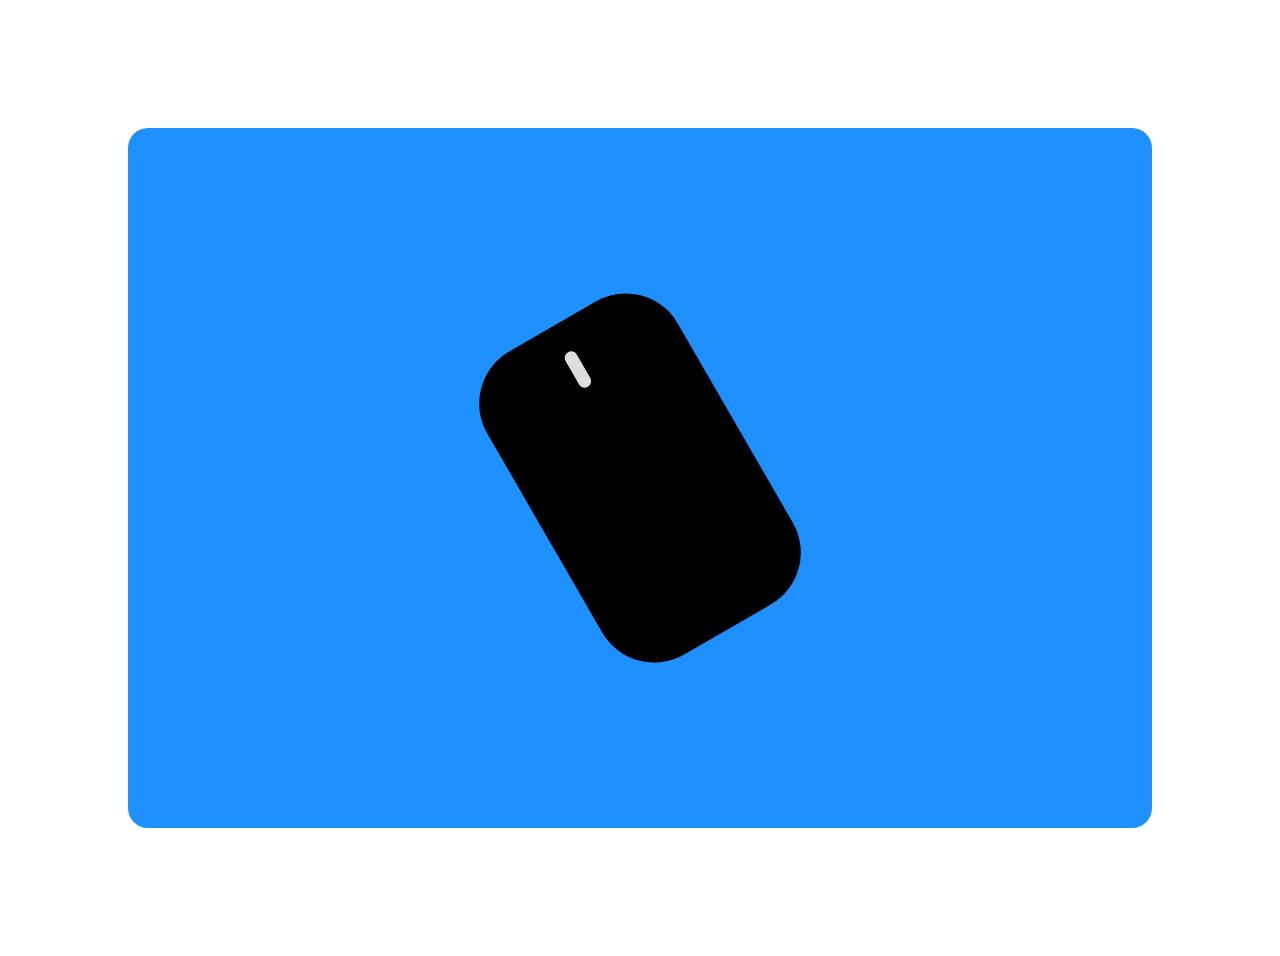
<file: battle.html>
<!DOCTYPE html>
<html lang="en">
<head>
    <meta charset="UTF-8">
    <meta http-equiv="X-UA-Compatible" content="IE=edge">
    <meta name="viewport" content="width=device-width, initial-scale=1.0">
    <link rel="stylesheet" href="./battle.css">
    <title>battle</title>
</head>
<body>   
    <div class="ekran">
        <div class="qora">
            <div class="kulrang"></div>
        </div>
    </div>
</body>
</html>
</file>
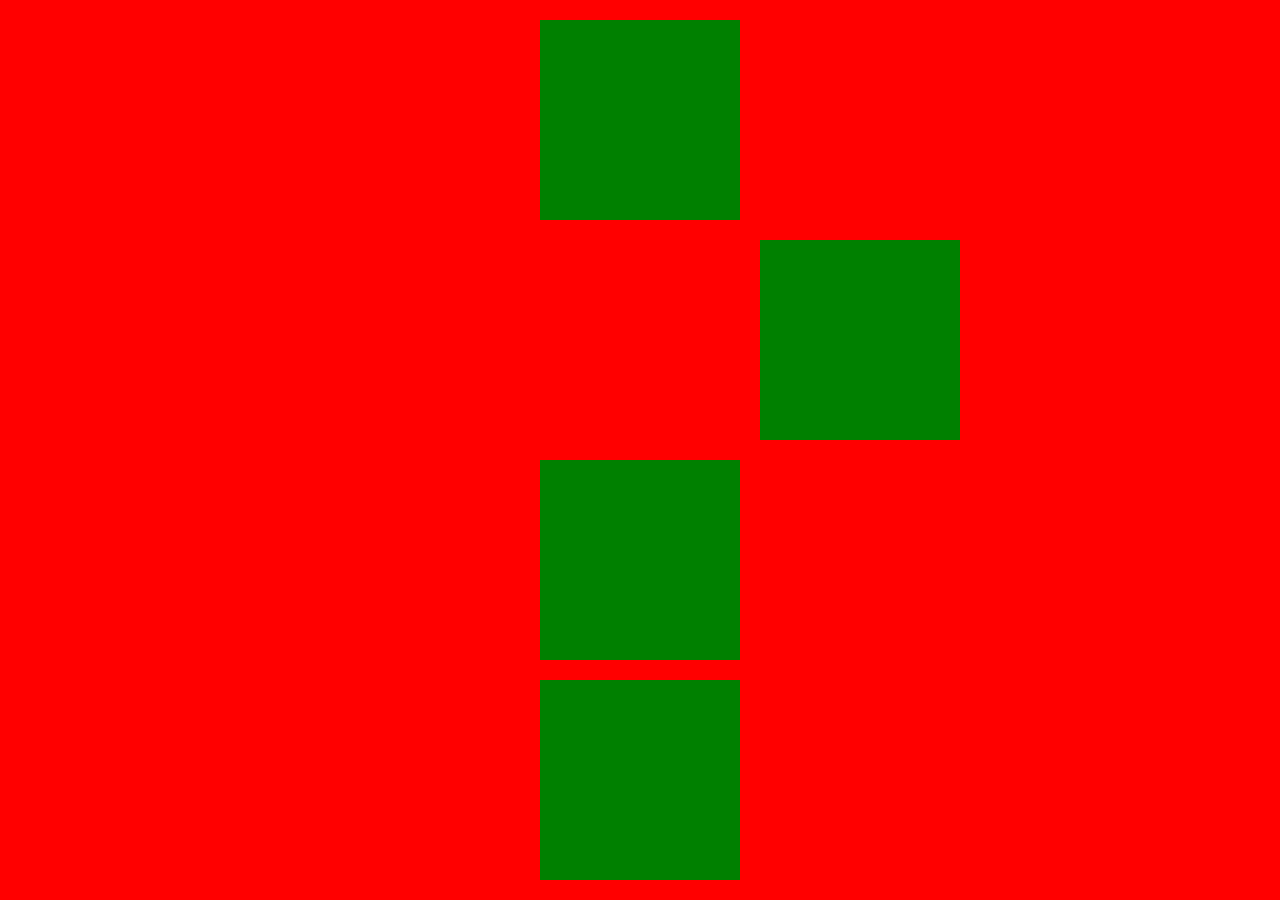
<file: battle2.html>
<!DOCTYPE html>
<html lang="en">
<head>
    <meta charset="UTF-8">
    <meta http-equiv="X-UA-Compatible" content="IE=edge">
    <meta name="viewport" content="width=device-width, initial-scale=1.0">
    <link rel="stylesheet" href="./battle2.css">
    <title>battle2</title>
</head>
<body>
    <div class="ekran">
           <span class="t"></span>
           <span class="to"></span>
           <span class="tor"></span>
           <span class="tort"></span>
    </div>
</body>
</html>
</file>
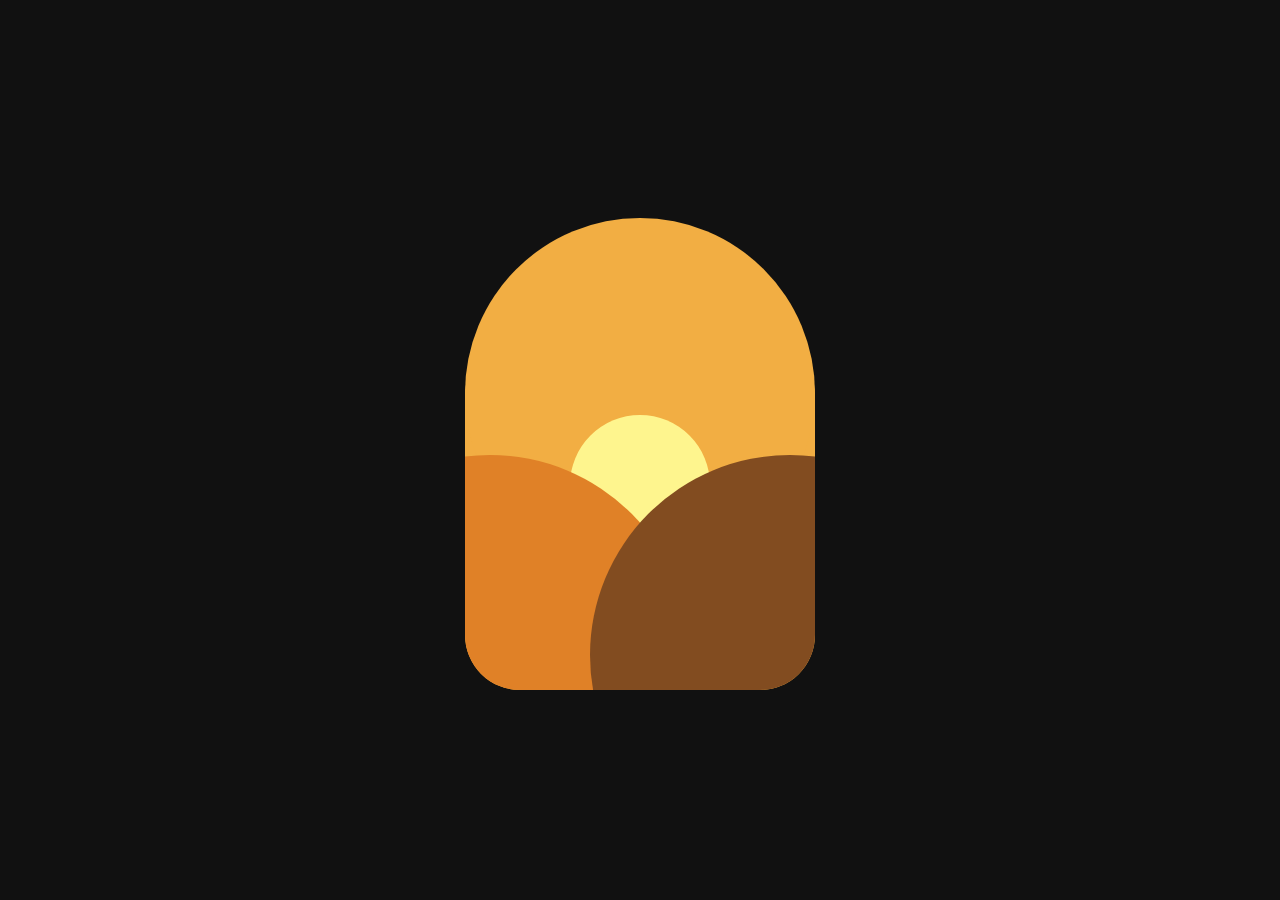
<file: homework.html>
<!DOCTYPE html>
<html lang="en">
<head>
    <meta charset="UTF-8">
    <meta http-equiv="X-UA-Compatible" content="IE=edge">
    <meta name="viewport" content="width=device-width, initial-scale=1.0">
    <link rel="stylesheet" href="./homework.css">
    <title>homework</title>
</head>
<body>
    <div class="ekran">
        <div class="oynak">
            <div class="teva"></div>
            <div class="alohida">
                <div class="yumaloq"></div>
                <div class="qumaloq"></div>
                <div class="sumaloq"></div>
            </div>
        </div>
    </div>
</body>
</html>
</file>
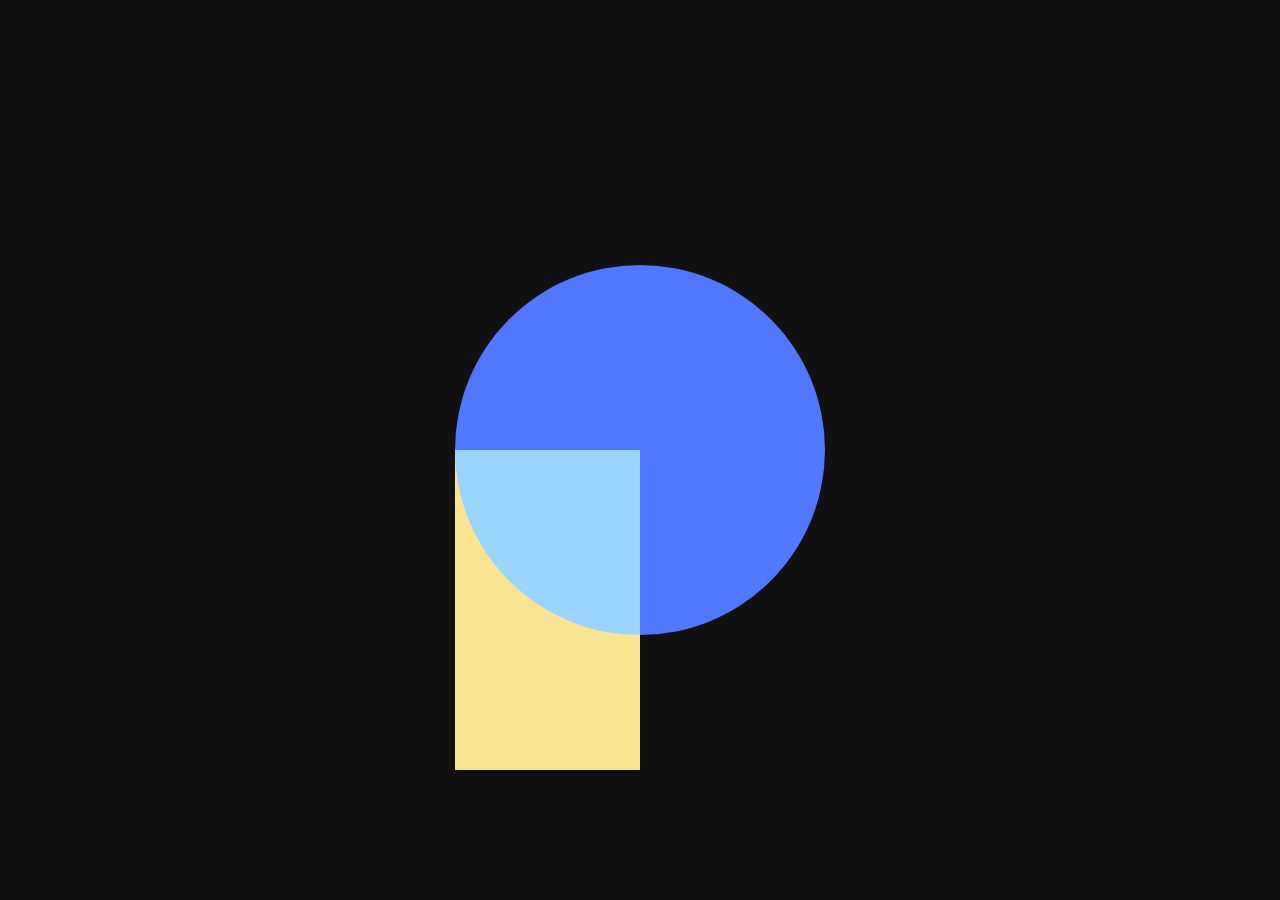
<file: homework2.html>
<!DOCTYPE html>
<html lang="en">
<head>
    <meta charset="UTF-8">
    <meta http-equiv="X-UA-Compatible" content="IE=edge">
    <meta name="viewport" content="width=device-width, initial-scale=1.0">
    <link rel="stylesheet" href="homework2.css">
    <title>homework2</title>
</head>
<body>
    <div class="ekran">
        <div class="yumaloq">
            <div class="tort">
                <div class="ichi"></div>
            </div>
        </div>
    </div>
</body>
</html>
</file>
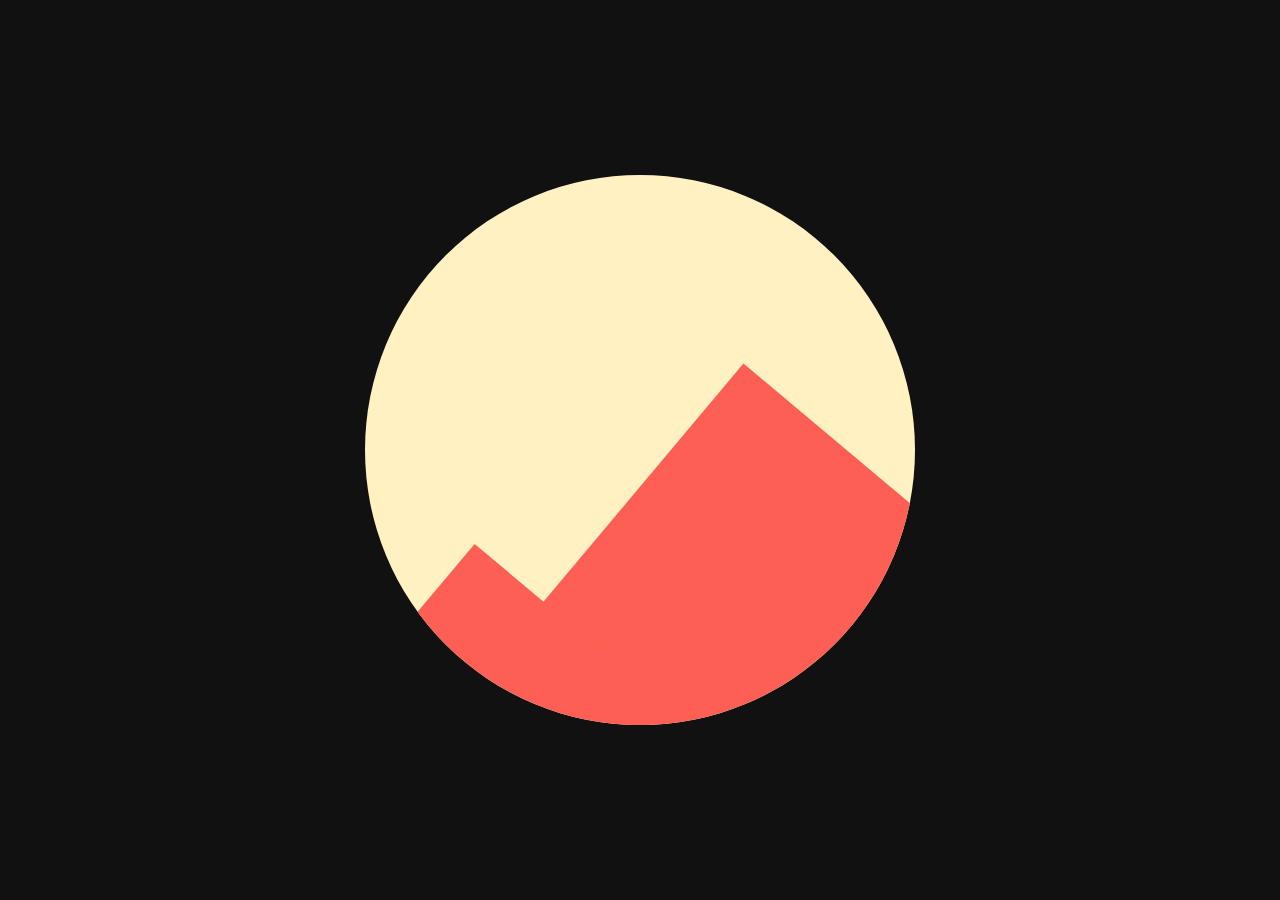
<file: homework3.html>
<!DOCTYPE html>
<html lang="en">
<head>
    <meta charset="UTF-8">
    <meta http-equiv="X-UA-Compatible" content="IE=edge">
    <meta name="viewport" content="width=device-width, initial-scale=1.0">
    <link rel="stylesheet" href="./homework3.css">
    <title>homework3</title>
</head>
<body>
    <div class="ekran">
        <div class="yumaloq">
            <div class="tort1"></div>
            <div class="tort2"></div>
        </div>
    </div>
</body>
</html>
</file>
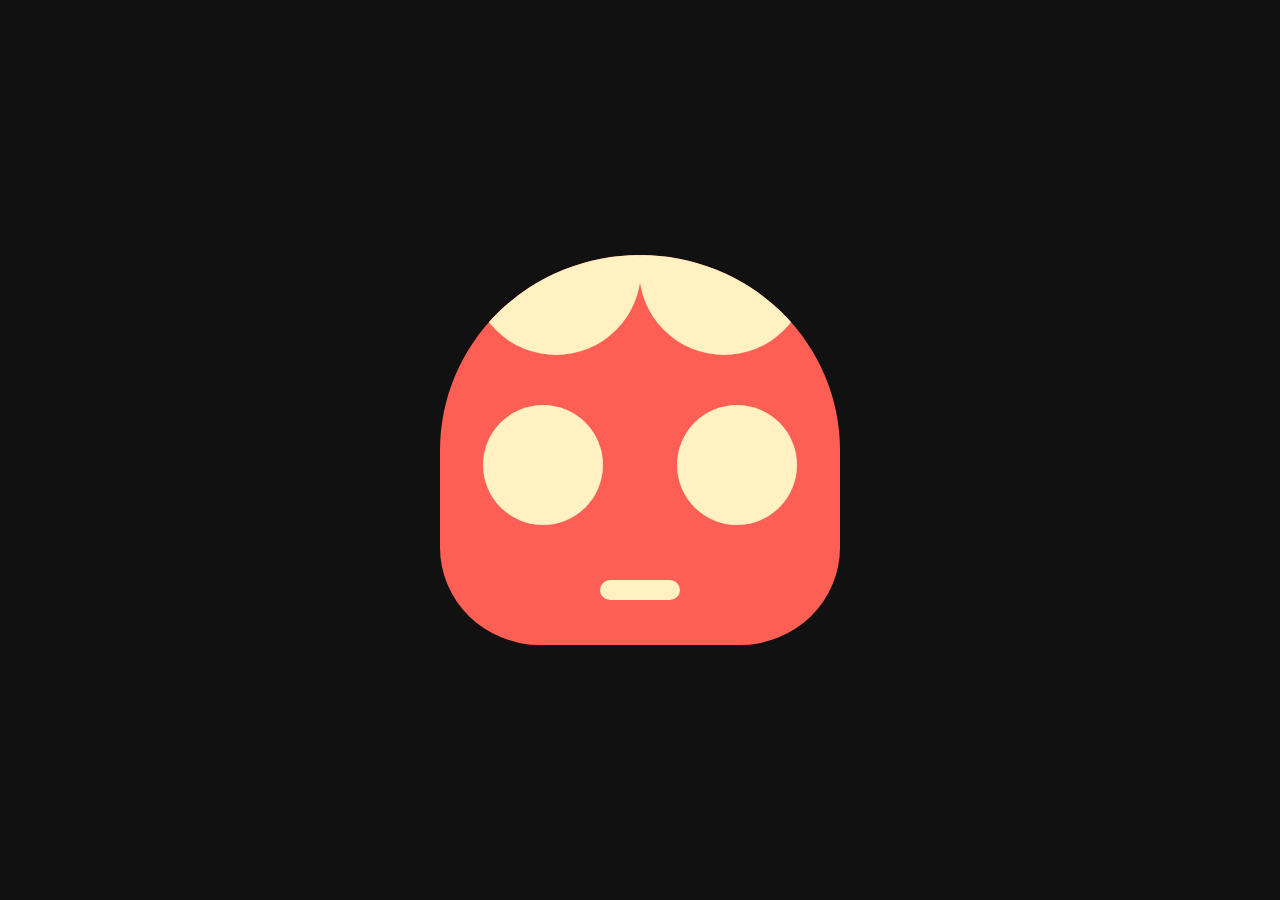
<file: homework4.html>
<!DOCTYPE html>
<html lang="en">
<head>
    <meta charset="UTF-8">
    <meta http-equiv="X-UA-Compatible" content="IE=edge">
    <meta name="viewport" content="width=device-width, initial-scale=1.0">
    <link rel="stylesheet" href="./homework4.css">
    <title>homework4</title>
</head>
<body>
    <div class="ekran">
        <div class="yumaloq">
            <div class="yumaloq1"></div>
            <div class="yumaloq2"></div>
            <div class="kozi1"></div>
            <div class="kozi2"></div>
            <div class="ogzi"></div>
        </div>
    </div>
</body>
</html>
</file>
<file: battle.css>
* {
  margin: 0;
  padding: 0;
  box-sizing: border-box;
  font-family: sans-serif;
}
body {
  width: 100%;
  padding: 10%;
}
.ekran {
  width: 100%;
  height: 700px;
  background: dodgerblue;
  border-radius: 20px;
  display: flex;
  align-items: center;
  justify-content: center;
}
.qora {
  width: 220px;
  height: 350px;
  background: black;
  border-radius: 60px;
  display: flex;
  justify-content: center;
  padding: 30px;
  transform: rotate(-30deg);
}
.kulrang {
  width: 13px;
  height: 40px;
  background: #ddd;
  border-radius: 7px;
}
</file>
<file: battle2.css>
* {
  margin: 0;
  padding: 0;
  box-sizing: border-box;
  font-family: sans-serif;
}
.ekran {
  width: 100%;
  height: 100vh;
  background: red;
  display: flex;
  align-items: center;
  justify-content: center;
  gap: 20px;
  flex-direction: column;
}

.t{
  width: 200px;
  height: 200px;
  background: green;
  
}
.to{
  width: 200px;
  height: 200px;
  background: green;
  margin-left: 440px;
}
.tor{
  width: 200px;
  height: 200px;
  background: green;
}
.tort{
  width: 200px;
  height: 200px;
  background: green;
}
</file>
<file: homework.css>
*{
    margin: 0;
    padding: 0;
    box-sizing: border-box;
}
.ekran{
    width: 100%;
    height: 100vh;
    display: flex;
    align-items: center;
    justify-content: center;
    background: #111;
}
.oynak{
    position: relative;
    width: 350px;
    height: 350px;
    border-radius: 55px;
    background: #F2AE43;
    margin-top: 130px;
    display: flex;
}
.teva{
    width: 350px;
    height: 350px;
    border-radius: 50%;
    background: #F2AE43;
    margin-top: -35%;
}
.alohida{
    position: absolute;
    bottom: 0;
    left: 0;
    width: 100%;
    height: 100%;
    overflow: hidden;
    display: flex;
    flex-wrap: wrap;
    align-items: center;
    justify-content: center;
    border-radius: 55px;
}
.yumaloq{
    width: 140px;
    height: 140px;
    border-radius: 50%;
    background: #FEF58E;
    margin-top: -60px;
}
.qumaloq{
    position: absolute;
    bottom: -47%;
    left: -50%;
    width: 400px;
    height: 400px;
    border-radius:  50%;
    background: #E08127;
}
.sumaloq{
    position: absolute;
    bottom: -47%;
    right: -50%;
    width: 400px;
    height: 400px;
    border-radius:  50%;
    background: #824C20;
    
}
</file>
<file: homework2.css>
*{
    margin: 0;
    padding: 0;
    box-sizing: border-box;
}
.ekran{
    width: 100%;
    height: 100vh;
    background: #111;
    display: flex;
    align-items: center;
    justify-content: center;
}
.yumaloq{
    width: 370px;
    height: 370px;
    border-radius: 50%;
    background: #5077FF;
}
.tort{
    width: 185px;
    height: 320px;
    background: #F9E491;
    margin-top: 50%;
    overflow: hidden;
}
.ichi{
    width: 370px;
    height: 370px;
    border-radius: 50%;
    background: #9AD5FF;
    margin-top: -100%;
}
</file>
<file: homework3.css>
*{
    margin: 0;
    padding: 0;
    box-sizing: border-box;
}
.ekran{
    width: 100%;
    height: 100vh;
    background: #111;
    display: flex;
    align-items: center;
    justify-content: center;
}
.yumaloq{
    width: 550px;
    height: 550px;
    border-radius: 50%;
    background: #FFF1C2;
    position: relative;
    overflow: hidden;
}
.tort1{
    position: absolute;
    bottom: -60px;
    right: -25px;
    width: 350px;
    height: 350px;
    background: #FD5F54;
    transform: rotate(40deg);
}
.tort2{
    width: 250px;
    height: 250px;
    background: #FD5F54;
    transform: rotate(40deg);
    position: absolute;
    bottom: -120px;
}
</file>
<file: homework4.css>
*{
    margin: 0;
    padding: 0;
    box-sizing: border-box;
}
.ekran{
    width: 100%;
    height: 100vh;
    background: #111;
    display: flex;
    align-items: center;
    justify-content: center;
}
.yumaloq{
    width: 400px;
    height: 390px;
    background:#FD5F54;
    border-radius: 50% 50% 25% 25%;
    display: flex;
    overflow: hidden;
    position: relative;
}
.yumaloq1{
    position: absolute;
    width: 170px;
    height: 170px;
    background: #FFF1C2;
    border-radius: 50%;
    top: -70px;
    left: 31px;
}
.yumaloq2{
    position: absolute;
    width: 170px;
    height: 170px;
    background: #FFF1C2;
    border-radius: 50%;
    top: -70px;
    right: 31px;
}
.kozi1{
    position: absolute;
    width: 120px;
    height: 120px;
    border-radius: 50%;
    background: #FFF1C2;
    top: 150px;
    left: 43px;
}
.kozi2{
    position: absolute;
    width: 120px;
    height: 120px;
    border-radius: 50%;
    background: #FFF1C2;
    top: 150px;
    right: 43px;
}
.ogzi{
    width: 80px;
    height: 20px;
    background: #FFF1C2;
    position: absolute;
    bottom:45px;
    left: 40%;
    border-radius: 20px;
}
</file>
